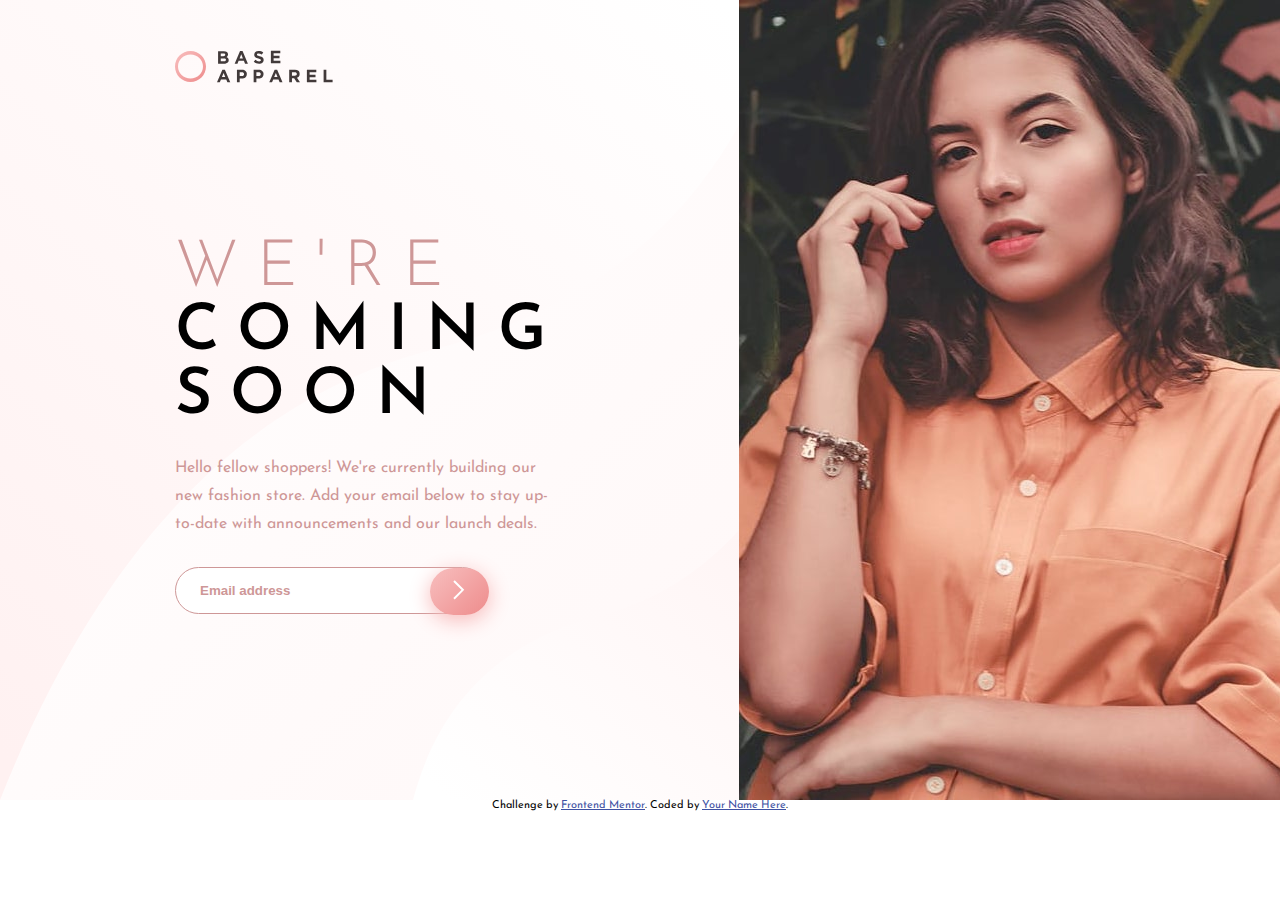
<file: 02-SecondCard/index.html>
<!DOCTYPE html>
<html lang="en">
<head>
  <meta charset="UTF-8">
  <meta name="viewport" content="width=device-width, initial-scale=1.0"> <!-- displays site properly based on user's device -->

  <link rel="icon" type="image/png" sizes="32x32" href="./images/favicon-32x32.png">
  
  <title>Frontend Mentor | Base Apparel coming soon page</title>
  <link href="https://fonts.googleapis.com/css?family=Josefin+Sans&display=swap" rel="stylesheet">
  <link rel="stylesheet" href="style.css">

  <!-- Feel free to remove these styles or customise in your own stylesheet 👍 -->
  <style>
    .attribution { font-size: 11px; text-align: center; }
    .attribution a { color: hsl(228, 45%, 44%); }
  </style>
</head>
<body>
  <div class="container">
    <div class="left">
      <img src="images/logo.svg" alt="logo" class="logo">
      <img src="images/hero-mobile.jpg" alt="hero-mobile" class="mobile-img">
      <h1 class="left-title"> We're <span class="left-title-mod">coming soon</span></h1>
      <p class="left-text">
      Hello fellow shoppers! We're currently building our new fashion store. 
      Add your email below to stay up-to-date with announcements and our launch deals.
      </p>
    
      <form action="" class="left-form">
        <input type="email" class="left-form-input" placeholder="Email address">
        <button class="left-form-button">
          <img src="images/icon-arrow.svg" alt="">
        </button>
      </form>
    </div>
    <div class="right">
      <img src="images/hero-desktop.jpg" alt="hero desktop" class="right-img">
    </div>
  </div>
  <footer>
    <p class="attribution">
      Challenge by <a href="https://www.frontendmentor.io?ref=challenge" target="_blank">Frontend Mentor</a>. 
      Coded by <a href="#">Your Name Here</a>.
    </p>
  </footer>
</body>
</html>
</file>
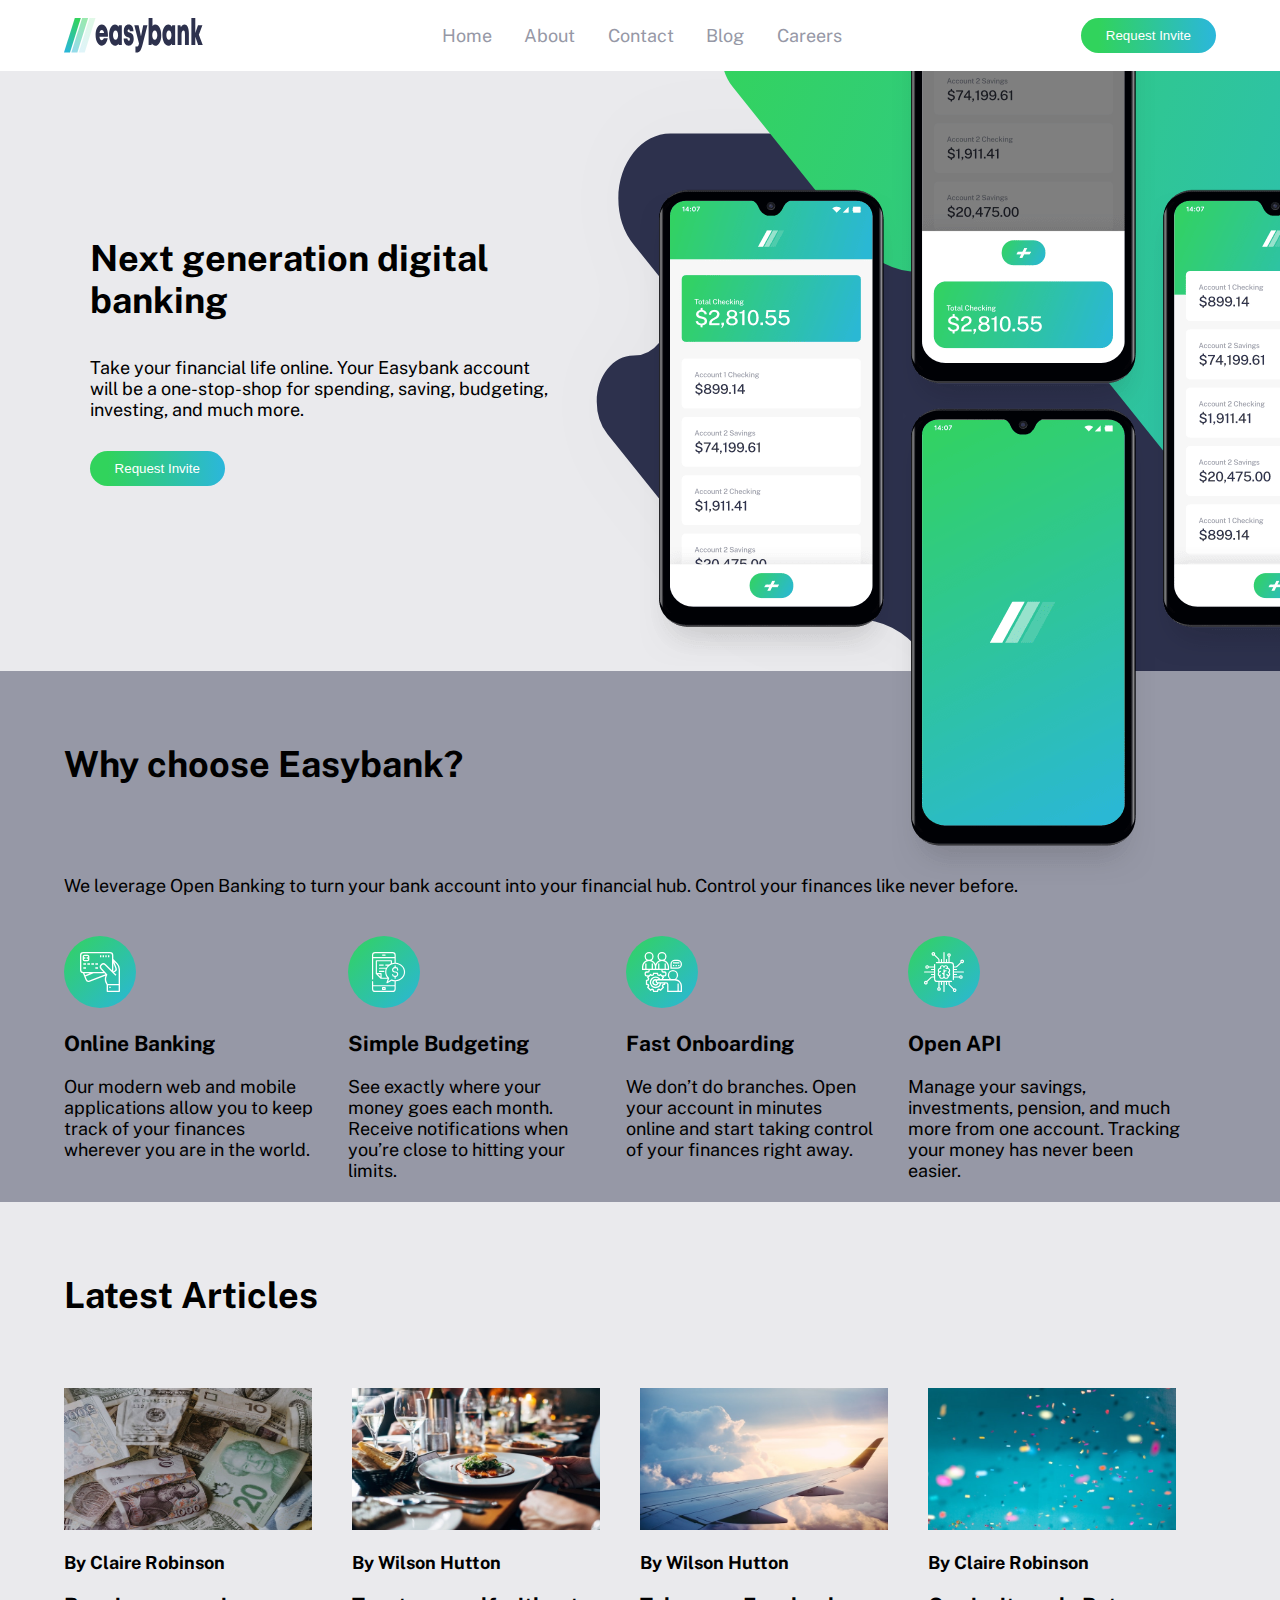
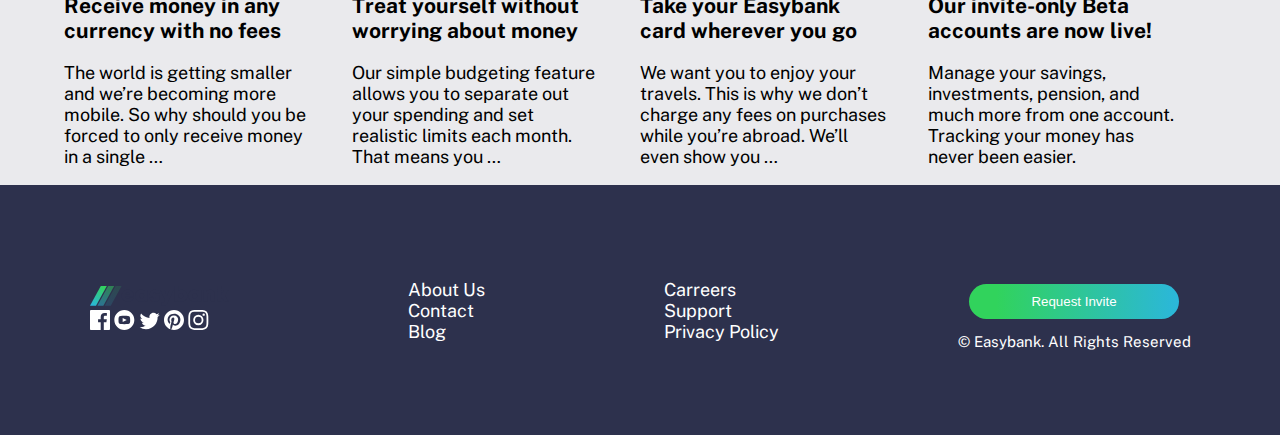
<file: 07-EasybankLanding/index.html>
<!DOCTYPE html>
<html lang="en">
<head>
  <meta charset="UTF-8">
  <meta name="viewport" content="width=device-width, initial-scale=1.0">

  <link rel="icon" type="image/png" sizes="32x32" href="./images/favicon-32x32.png">

  <title>Frontend Mentor | Easybank landing page</title>
  <link href="https://fonts.googleapis.com/css?family=Public+Sans:300,400&display=swap" rel="stylesheet">
  <link rel="stylesheet" href="style.css">

</head>
<body>
<header class="header">
  <img src="images/logo.svg" alt="logo">
  <nav class="header__nav">
    <a href="" class="nav__links">Home</a>
    <a href="" class="nav__links">About</a>
    <a href="" class="nav__links">Contact</a>
    <a href="" class="nav__links">Blog</a>
    <a href="" class="nav__links">Careers</a>
  </nav>
  <button type="" class="btn">Request Invite</button>
</header>
<div class="hero">
  <div class="hero__left">
    <h1 class="hero__left__title margin">
      Next generation digital banking
    </h1>
    <p class="hero__left__text margin">
      Take your financial life online. Your Easybank account will be a one-stop-shop
      for spending, saving, budgeting, investing, and much more.
    </p>
    <button type="" class="btn margin">Request Invite</button>
  </div>
  <div class="hero__right">
    <img src="images/image-mockups.png" alt="" class="hero__right__img">
  </div>
</div>
<main class="main">
  <h1 class="title">Why choose Easybank?</h1>
  <p class="margin main__text">
    We leverage Open Banking to turn your bank account into your financial hub. Control
    your finances like never before.
  </p>
  <div class="main__description margin">
    <div class="main__description__items">
      <img src="images/icon-online.svg" alt="">
      <h3>Online Banking</h3>
      <p>
        Our modern web and mobile applications allow you to keep track of your finances
        wherever you are in the world.
      </p>
    </div>
    <div class="main__description__items">
      <img src="images/icon-budgeting.svg" alt="">
      <h3>Simple Budgeting</h3>
      <p>
        See exactly where your money goes each month. Receive notifications when you’re
        close to hitting your limits.
      </p>
    </div>
    <div class="main__description__items">
      <img src="images/icon-onboarding.svg" alt="">
      <h3>Fast Onboarding</h3>
      <p>
        We don’t do branches. Open your account in minutes online and start taking control
        of your finances right away.</p>
    </div>
    <div class="main__description__items">
      <img src="images/icon-api.svg" alt="">
      <h3>Open API</h3>
      <p>Manage your savings, investments, pension, and much more from one account. Tracking
        your money has never been easier.</p>
    </div>
  </div>
</main>
<section class="articles">
  <h1 class="title">Latest Articles</h1>
  <div class="main__description">
    <div class="section__items">
      <img class="section__img" src="images/image-currency.jpg" alt="">
      <h4>By Claire Robinson</h4>
      <h3>Receive money in any currency with no fees</h3>
      <p>
        The world is getting smaller and we’re becoming more mobile. So why should you be
        forced to only receive money in a single …
      </p>
    </div>
    <div class="section__items">
      <img class="section__img" src="images/image-restaurant.jpg" alt="">
      <h4>By Wilson Hutton</h4>
      <h3>Treat yourself without worrying about money</h3>
      <p>
        Our simple budgeting feature allows you to separate out your spending and set
        realistic limits each month. That means you …
      </p>
    </div>
    <div class="section__items">
      <img class="section__img" src="images/image-plane.jpg" alt="">
      <h4>By Wilson Hutton</h4>
      <h3>Take your Easybank card wherever you go</h3>
      <p>
        We want you to enjoy your travels. This is why we don’t charge any fees on purchases
        while you’re abroad. We’ll even show you …
      </p>
    </div>
    <div class="section__items">
      <img class="section__img" src="images/image-confetti.jpg" alt="">
      <h4>By Claire Robinson</h4>
      <h3>Our invite-only Beta accounts are now live!</h3>
      <p>Manage your savings, investments, pension, and much more from one account. Tracking
        your money has never been easier.</p>
    </div>
  </div>
</section>
<footer class="footer">
  <div>
    <img src="images/logo.svg" alt="">
    <div>
      <img src="images/icon-facebook.svg" alt="">
      <img src="images/icon-youtube.svg" alt="">
      <img src="images/icon-twitter.svg" alt="">
      <img src="images/icon-pinterest.svg" alt="">
      <img src="images/icon-instagram.svg" alt="">
    </div>
  </div>
  <div>
    <ul>
      <li>About Us</li>
      <li>Contact</li>
      <li>Blog</li>
    </ul>
  </div>
  <div>
    <ul>
      <li>Carreers</li>
      <li>Support</li>
      <li>Privacy Policy</li>
    </ul>
  </div>
  <div class="invite">
    <button type="" class="btn margin">Request Invite</button>
    <small>© Easybank. All Rights Reserved</small>
  </div>
</footer>
</body>
</html>
</file>
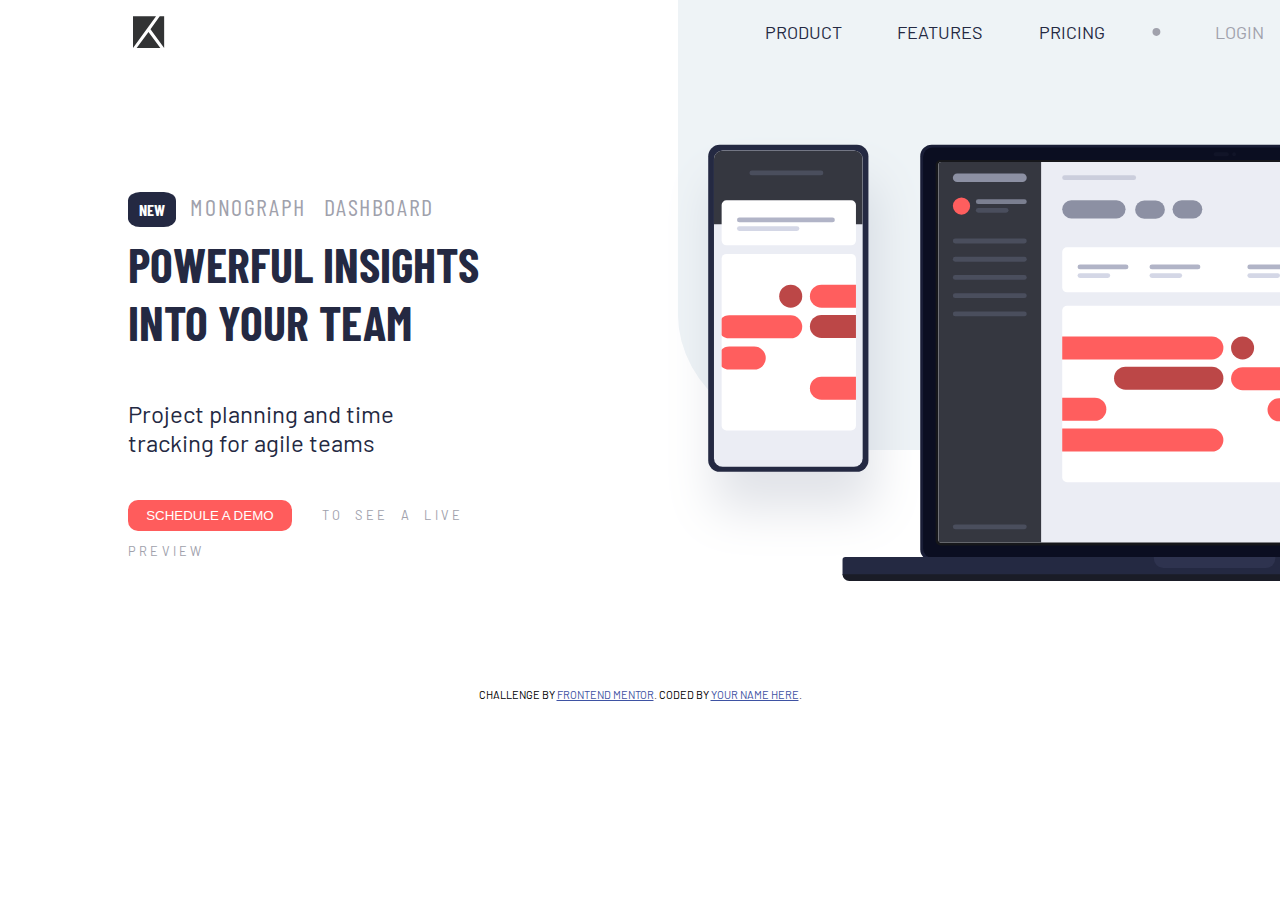
<file: 08-ProjectTracking/index.html>
<!DOCTYPE html>
<html lang="en">
<head>
  <meta charset="UTF-8">
  <meta name="viewport" content="width=device-width, initial-scale=1.0"> <!-- displays site properly based on user's device -->

  <link rel="icon" type="image/png" sizes="32x32" href="./images/favicon-32x32.png">
  <link href="https://fonts.googleapis.com/css?family=Barlow|Barlow+Condensed:400,700&display=swap" rel="stylesheet">
  <link rel="stylesheet" href="style.css">
  <title>Frontend Mentor | Project tracking intro component</title>

  <!-- Feel free to remove these styles or customise in your own stylesheet 👍 -->
  <style>
    .attribution { font-size: 11px; text-align: center; }
    .attribution a { color: hsl(228, 45%, 44%); }
  </style>
</head>
<body>
<div class="container">
  <nav class="navbar">
    <img src="images/logo.svg" alt="" class="logo">
    <ul class="nav__list">
      <li class="nav__list__item"><a href="">Product</a></li>
      <li class="nav__list__item"><a href="">Features</a></li>
      <li class="nav__list__item"><a href="">Pricing</a></li>
      <li class="nav__list__item"><a href="">Login</a> </li>
    </ul>
    <img src="images/icon-hamburger.svg" alt="" class="nav__menu">
  </nav>
<div class="section">
  <div class="images">
    <img src="images/illustration-devices.svg" alt="devices" class="devices">
  </div>
  <main class="main">
    <header>
      <span class="header__subtitle--important">New</span>
      <span class="header__subtitle">Monograph Dashboard</span>
      <h1 class="header__title">Powerful insights into your team</h1>
    </header>
    <p class="main__text">
      Project planning and time tracking for agile teams
    </p>
    <div>
      <button class="main__btn">Schedule a demo</button>
      <span class="main__tag">to see a live preview</span>
    </div> 
</div> 
  </main>
  
  <footer>
    <p class="attribution">
      Challenge by <a href="https://www.frontendmentor.io?ref=challenge" target="_blank">Frontend Mentor</a>. 
      Coded by <a href="#">Your Name Here</a>.
    </p>
  </footer>
</div>
</body>
</html>
</file>
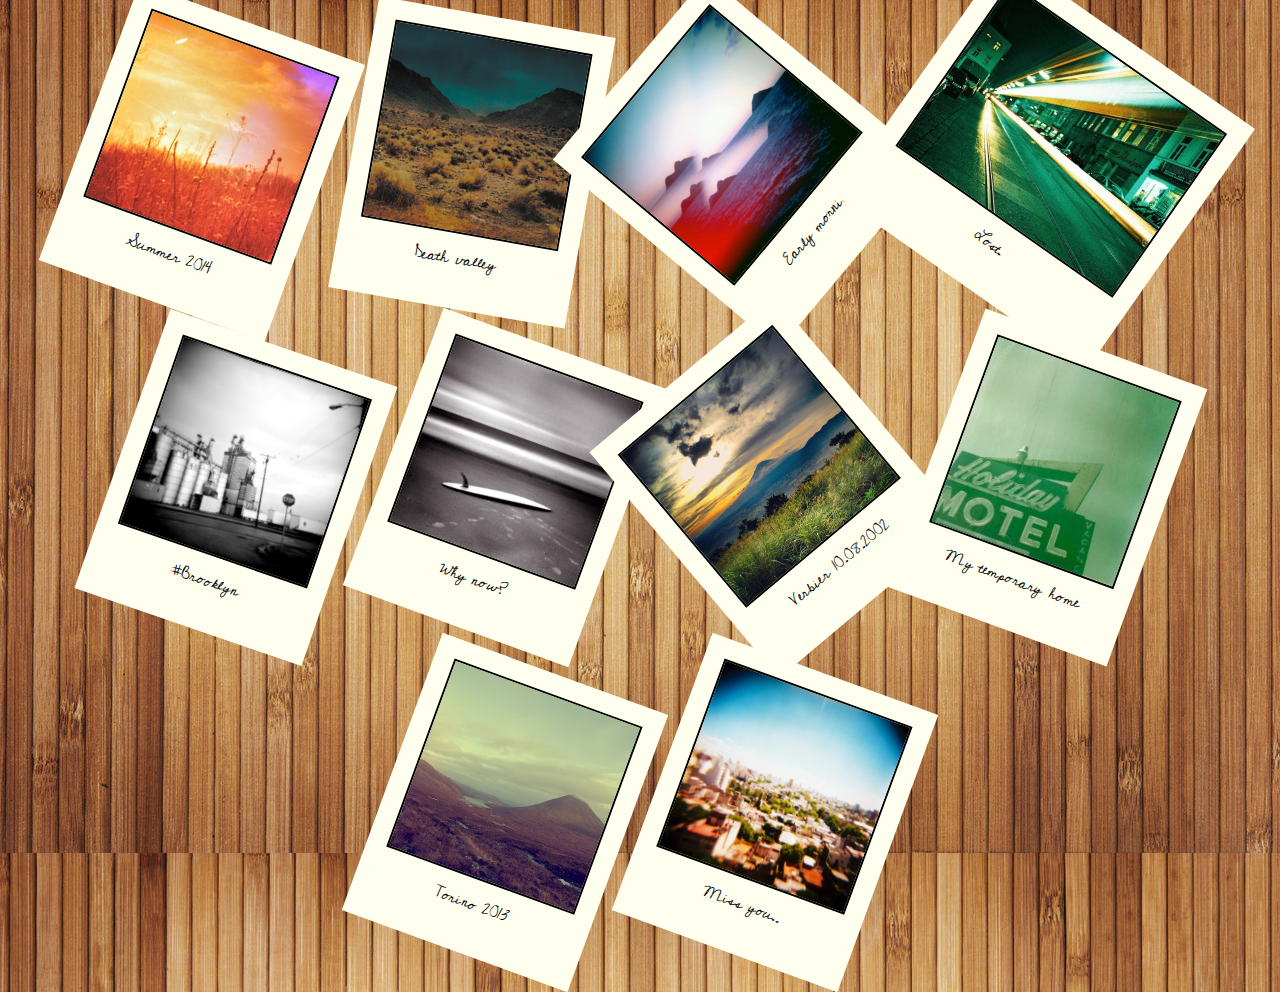
<file: 09-Polaroid/index.html>
<!DOCTYPE html>
<html lang="en">
<head>
    <meta charset="UTF-8">
    <meta name="viewport" content="width=device-width, initial-scale=1.0">
    <title>Polaroid</title>
    <link rel="stylesheet" href="style2.css">
    <link href='https://fonts.googleapis.com/css?family=Cedarville+Cursive' rel='stylesheet' type='text/css'>
    <!-- <link rel="stylesheet" href="style.css"> -->
</head>
<body>
    <!-- figure*10.pic$>img[src=img/pic$.jpg]+figcaption -->
    <main class="gallery">
        <figure class="pic pic1">
            <img src="img/pic1.jpg" alt="Summer 2014">
            <figcaption>Summer 2014</figcaption>
        </figure>
        <figure class="pic pic2">
            <img src="img/pic2.jpg" alt="Death valley">
            <figcaption>Death valley</figcaption>
        </figure>
        <figure class="pic pic3">
            <img src="img/pic3.jpg" alt="Early morning">
            <figcaption>Early morning</figcaption>
        </figure>
        <figure class="pic pic4">
            <img src="img/pic4.jpg" alt="Lost.">
            <figcaption>Lost.</figcaption>
        </figure>
        <figure class="pic pic5">
            <img src="img/pic5.jpg" alt="#Brooklyn">
            <figcaption>#Brooklyn</figcaption>
        </figure>
        <figure class="pic pic6">
            <img src="img/pic6.jpg" alt="Why now?">
            <figcaption>Why now?</figcaption>
        </figure>
        <figure class="pic pic7">
            <img src="img/pic7.png" alt="Verbier 10.08.2002">
            <figcaption>Verbier 10.08.2002</figcaption>
        </figure>
        <figure class="pic pic8">
            <img src="img/pic8.jpg" alt="My temporary home">
            <figcaption>My temporary home</figcaption>
        </figure>
        <figure class="pic pic9">
            <img src="img/pic9.jpg" alt="Torino 2013">
            <figcaption>Torino 2013</figcaption>
        </figure>
        <figure class="pic pic10">
            <img src="img/pic10.jpg" alt="Miss you..">
            <figcaption>Miss you..</figcaption>
        </figure>
    </main>
</body>
</html>
</file>
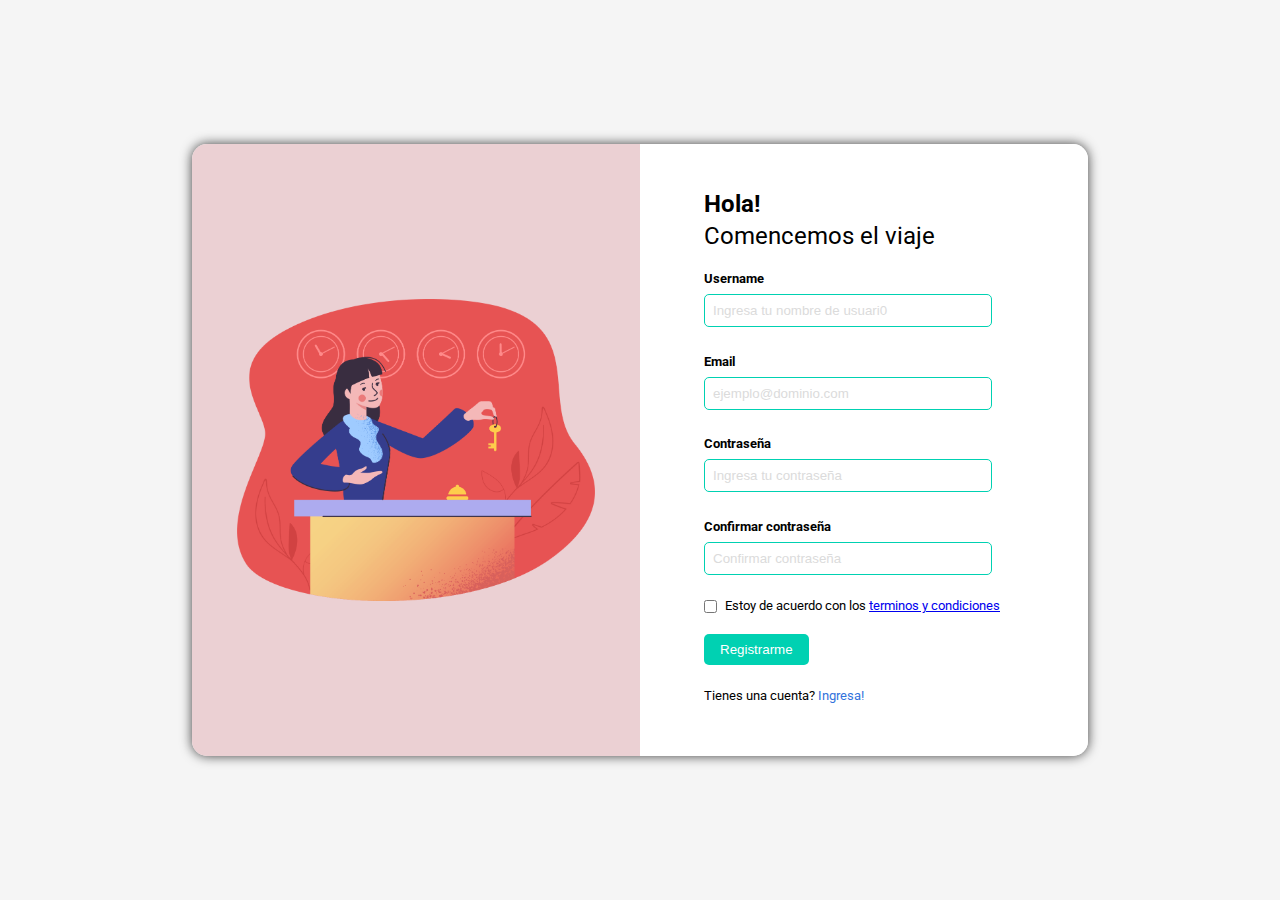
<file: 11-Formularios/index.html>
<!DOCTYPE html>
<html lang="es">
  <head>
    <meta charset="UTF-8" />
    <meta name="viewport" content="width=device-width, initial-scale=1.0" />
    <meta http-equiv="X-UA-Compatible" content="ie=edge" />
    <title>Document</title>
    <link rel="stylesheet" href="styles/style.css" />
    <link
      href="https://fonts.googleapis.com/css?family=Roboto:400,500,700&display=swap"
      rel="stylesheet"
    />
  </head>
  <body>
    <main>
      <div class="container">
        <div class="container__image container__image--rosa">
          <img
            src="images/registro.png"
            alt="registro"
            class="image image--rosa"
          />
        </div>
        <div class="container__main">
          <h1 class="container__main__title">Hola!</h1>
          <h2 class="container__main__subtitle">Comencemos el viaje</h2>
          <form action="" class="container__main__form">
            <label class="label" for="username">Username</label>
            <input
              class="input"
              type="text"
              id="username"
              placeholder="Ingresa tu nombre de usuari0"
            />
            <label class="label" for="email">Email</label>
            <input
              class="input"
              type="email"
              id="email"
              placeholder="ejemplo@dominio.com"
            />
            <label class="label" for="password">Contraseña</label>
            <input
              class="input"
              type="password"
              id="password"
              placeholder="Ingresa tu contraseña"
            />
            <label class="label" for="confirm">Confirmar contraseña</label>
            <input
              class="input"
              type="password"
              id="confirm"
              placeholder="Confirmar contraseña"
            />
            <div class="form__checkbox">
              <input
                type="checkbox"
                name=""
                id="checkbox"
                class="form__checkbox__input"
              />
              <label class="label__checkbox" for="chekbox"
                >Estoy de acuerdo con los
                <a href="#">terminos y condiciones</a></label
              >
            </div>
            <input
              type="submit"
              value="Registrarme"
              id=""
              class="input__submit"
            />
          </form>
          <p class="cuenta">
            Tienes una cuenta? <a href="login.html" target="_blank">Ingresa!</a>
          </p>
        </div>
      </div>
    </main>
  </body>
</html>
</file>
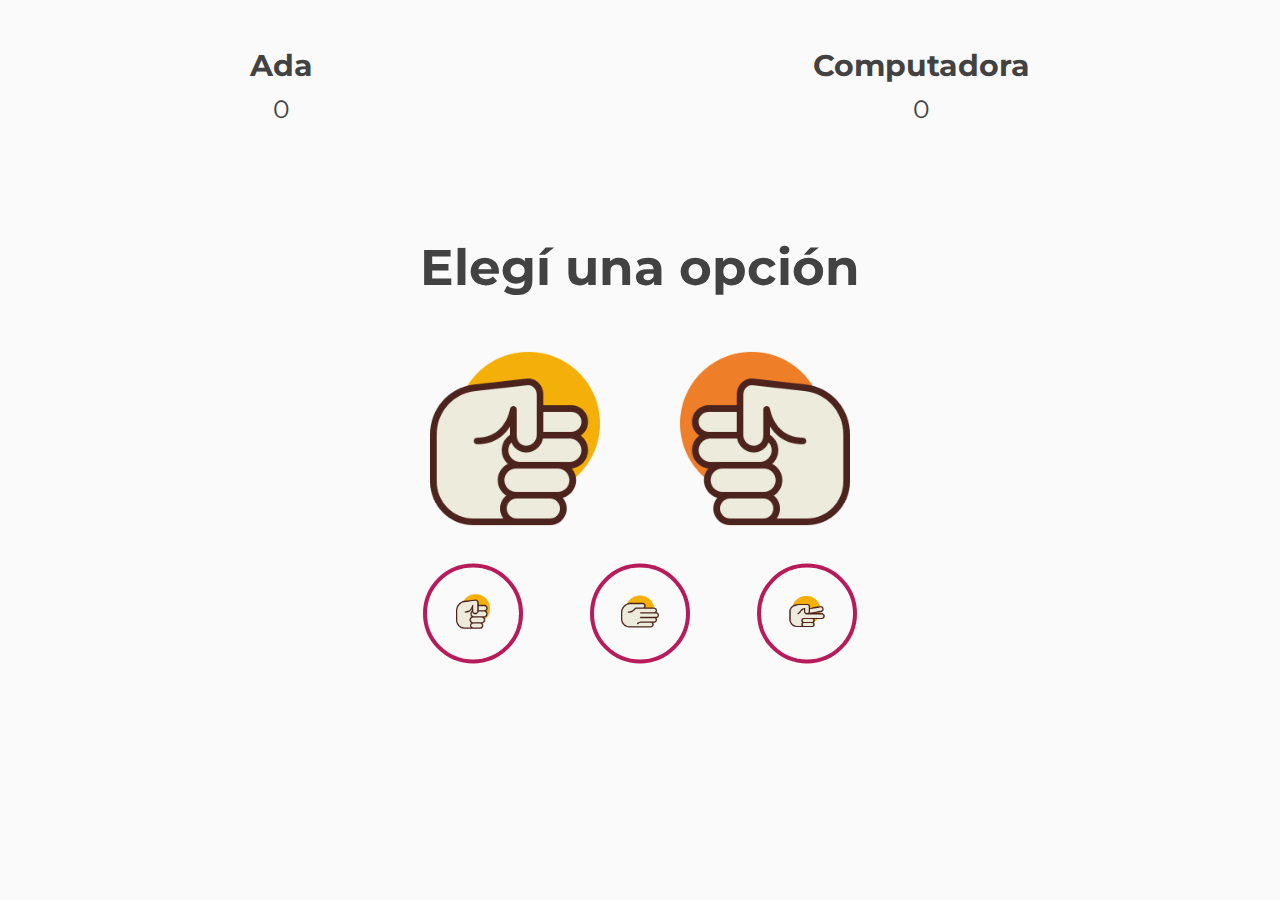
<file: piedraPapelTijera-JS/index.html>
<!DOCTYPE html>
<html lang="en">
  <head>
    <meta charset="UTF-8" />
    <meta name="viewport" content="width=device-width, initial-scale=1.0" />
    <meta http-equiv="X-UA-Compatible" content="ie=edge" />
    <link rel="stylesheet" href="./style.css?v=1" />
    <title>Ada | Piedra, papel o tijera</title>
  </head>

  <body>
    <section class="principal">
      <div class="puntajes">
        <div class="puntaje-usuaria">
          <h2>Ada</h2>
          <p>0</p>
        </div>

        <div class="puntaje-computadora">
          <h2>Computadora</h2>
          <p>0</p>
        </div>
      </div>

      <div class="tablero">
        <h2 class="resultado">Elegí una opción</h2>

        <div class="manos">
          <img
            class="mano-usuaria"
            src="./assets/piedra_ada.png"
            alt="Opción elegida por usuario"
          />
          <img
            class="mano-computadora"
            src="./assets/piedra_computadora.png"
            alt="Opción elegida por computadora"
          />
        </div>

        <div class="opciones">
          <button class="piedra">
            <img
              class="mano-usuaria"
              src="./assets/piedra_ada.png"
              alt="Elegir piedra"
            />
          </button>
          <button class="papel">
            <img
              class="mano-usuaria"
              src="./assets/papel_ada.png"
              alt="Elegir papel"
            />
          </button>
          <button class="tijera">
            <img
 class="mano-usuaria"
              src="./assets/tijera_ada.png"
              alt="Elegir tijera"
            />
          </button>
        </div>
      </div>
    </section>

    <script src="app.js"></script>
  </body>
</html>
</file>
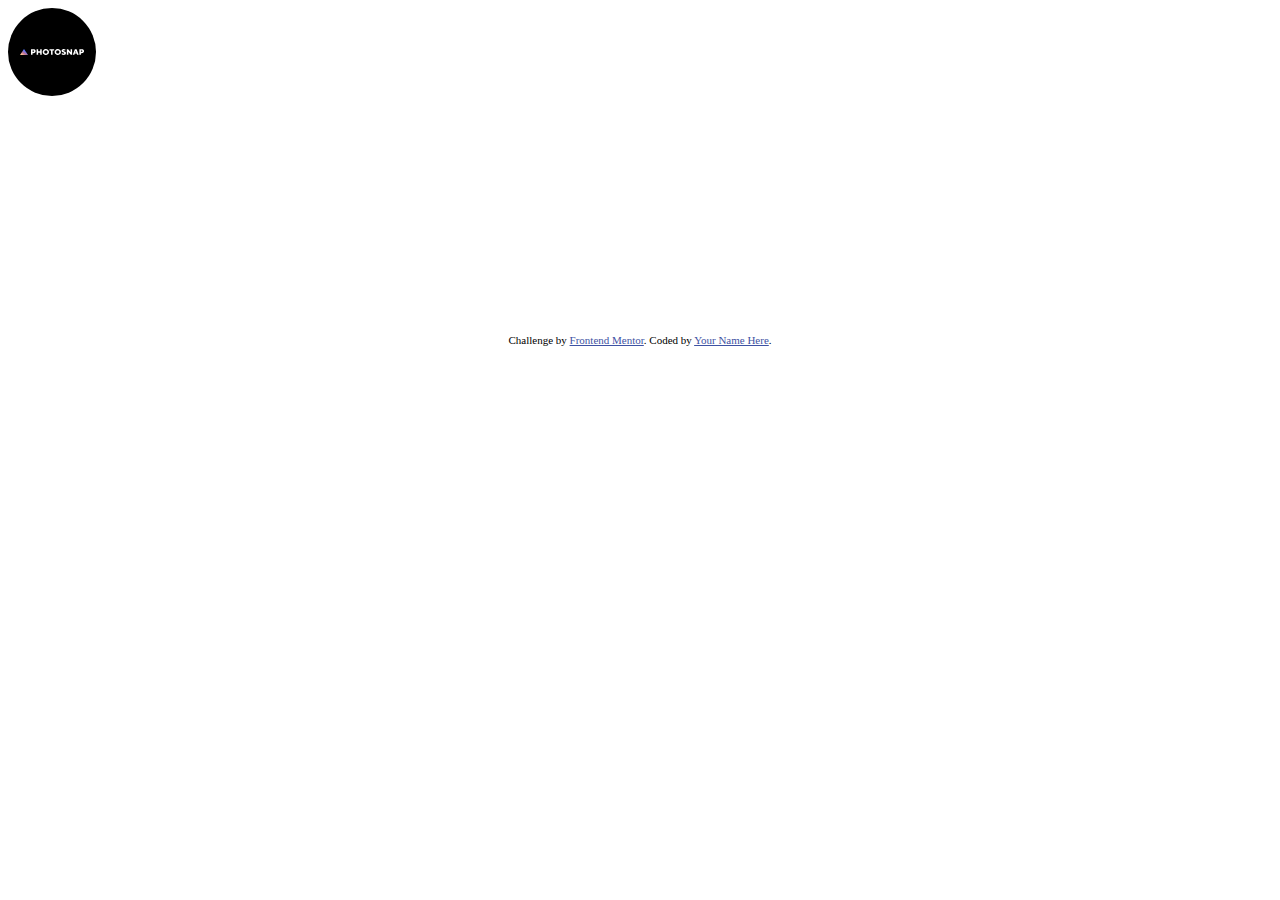
<file: 10-Filter/miResolucion/index.html>
<!DOCTYPE html>
<html lang="en">
<head>
  <meta charset="UTF-8">
  <meta name="viewport" content="width=device-width, initial-scale=1.0"> <!-- displays site properly based on user's device -->

  <link rel="icon" type="image/png" sizes="32x32" href="./images/favicon-32x32.png">
  
  <title>Frontend Mentor | Job Listings</title>
  <link rel="stylesheet" href="styles/style.css">
  <!-- Feel free to remove these styles or customise in your own stylesheet 👍 -->
  <style>
    .attribution { font-size: 11px; text-align: center; }
    .attribution a { color: hsl(228, 45%, 44%); }
  </style>

</head>
<body>
  <header></header>
  <!-- Item Start -->
  <main>

  <div class="card card--selected">
    <div class="card__column card__column--left">
      <img src="images/photosnap.svg" alt="Photosnap" class="card__img">
      <div class="card__info">
        <h2 class="card__subtitle">
          <span class="card__subtitle__texts">Photosnap</span> 
          <span class="badge badge--primary">New!</span>
          <span class="badge badge--black">Featured</span>
        </h2>
        <h2 class="card__title">
          Senior Frontend Developer
        </h2>
        <div class="card__detail">
          <p class="card__detail__item">1d ago</p>
          <p class="card__detail__item">Full Time</p>
          <p class="card__detail__item">USA only</p>
        </div>
      </div>
    </div>
    <div class="card__column card__column--rigth">
      <span class="card__tag">Frontend</span>
      <span class="card__tag">Senior</span>
      <span class="card__tag">HTML</span>
      <span class="card__tag">CSS</span>
      <span class="card__tag">JavaScript</span>
    </div>
  </div>
</main>
  <div class="attribution">
    Challenge by <a href="https://www.frontendmentor.io?ref=challenge" target="_blank">Frontend Mentor</a>. 
    Coded by <a href="#">Your Name Here</a>.
  </div>
</body>
</html>
</file>
<file: 02-SecondCard/style.css>
*{
    margin: 0;
    padding: 0;
    box-sizing: border-box;
}

body{
    font-family: 'Josefin Sans', sans-serif; 
    overflow-x: hidden; 
}

/* 
    flex para dividir en dos
    magin en auto para centrar
*/
.container{
    width: 100%;
    display: flex;
    margin: auto;
    background: linear-gradient(135deg,hsl(0, 0%, 100%),hsl(0, 100%, 98%));
}

.left{
    height: 800px;
    padding: 0 175px;
    background-image: url(./images/bg-pattern-desktop.svg);
    background-repeat: no-repeat;
}

.logo{
    margin-top: 50px;
}
.mobile-img{
    display: none;
}

.left-title{
    margin-top: 150px;
    font-size: 64px;
    text-transform: uppercase;
    color: hsl(0, 36%, 70%);
    font-weight: 300;
    letter-spacing: 18px;
}

.left-title-mod{
    color: black;
    font-weight: 600;
}

.left-text{
    margin-top: 25px;
    color: hsl(0, 36%, 70%);
    font-size: 16px;
    line-height: 28px;
}

.left-form{
    position: relative;
    margin-top: 25px;
}

.left-form-input{
    width: 80%;
    border: 1px solid hsl(0, 36%, 70%);
    border-radius: 30px;
    padding: 15px 0 15px 24px;
}

.left-form-input::placeholder{
    color: hsl(0, 36%, 70%);
    font-weight: 600;
}

.left-form-button{
    position: relative;
    right: 61px;
    top: 5px;
    width: 15%;
    height: 47px;
    cursor: pointer;
    border: none;
    border-radius: 30px;
    background: linear-gradient(135deg, hsl(0, 80%, 86%), hsl(0, 74%, 74%));
    box-shadow: 0 5px 20px 1px hsl(0, 80%, 86%);
}

.left-form-button:hover{
    box-shadow: 0 5px 20px 2px hsl(0, 93%, 68%);
    /* height: 55px;
    width: 105px; */
}
.right{
    height: 800px;
}

.right-img{
    height: 100%;
}
@media screen and (max-width:480px){
    .logo{
        margin: 5px;
    }
    .mobile-img{
        display: block;
        width: 100%
    }
    .right{
        display: none;
    }
    .left{
        padding: 0;
    }
    .left-title{
        margin-top: 50px;
        font-size: 48px;
        text-align: center;
    }
    .left-text{
        margin: 15px 10px;
        text-align: center;
    }
    .left-form{
        margin: 10% 15%;
    }
    .left-form-input{
        width: 100%;
    }
    .left-form-button {
        position: absolute;
        right: -8px;
        top: 0;
    }

}
</file>
<file: 07-EasybankLanding/style.css>
:root{
  --dark-blue: hsl(233, 26%, 24%);
  --green: rgb(49, 211, 92);
  --cyan: rgb(43, 183, 218);
  --grey-blue: hsl(233, 8%, 62%);
  --light-grey-blue: hsl(220, 16%, 96%);
  --light-grey: hsl(0, 0%, 98%);
  --white: hsl(0, 0%, 100%);
}
.attribution {
  font-size: 11px;
  text-align: center;
}

.attribution a {
  color: hsl(228, 45%, 44%);
}
*{
  margin: 0;
  padding: 0;
  box-sizing: border-box;
  outline: none;
}
body{
  font-size: 18px;
  font-family: 'Public Sans', sans-serif;
  overflow-x: hidden;
  /* background-color: var(--white); */
}
.margin{
  margin: 1em 5%;
}
.header{
  padding: 1em 5%;
  display: flex;
  justify-content: space-between;
  background-color: var(--white);
  z-index: 2;
}
.header__nav{
  width: 400px;
  display: flex;
  align-items: center;
  justify-content: space-between;
}
.nav__links{
  text-decoration: none;
  color: var(--grey-blue);
}
.btn{
  color: var(--white);
  border: none;
  border-radius: 20px;
  background: linear-gradient(90deg, rgba(49,211,92,1) 13%, rgba(43,183,218,1) 99%);
  padding: 10px 25px;
}
.hero{
  position: relative;
  width: 100%;
  display: flex;
  background-color: hsla(233, 8%, 62%, .2);
  height: 600px;
  background-image: url(./images/bg-intro-desktop.svg);
  background-repeat: no-repeat;
  background-size: 90% 195%;
  background-position: 29.5em;
  padding: 0; 
  z-index: -1;
}
.hero__left, .hero__right{
  width: 50%;
}
.hero__left{
  padding: 130px 5%;
}

.hero__right__img{
  position: relative;
  top: -125px;
  /* z-index: -1; */
}
.main{
  background-color: var(--grey-blue);
  position: relative;
  z-index: -4;
}
.main__description{
  display: flex;
  margin: 1em 5% 0 5%;
}
.main__description__items{
  margin: 0.7em 1.4em 0.7em 0;
}
.title{
  padding: 2em 1em 1em 5%;
}
.main__text{
  padding: 2em 0 0 0;
}
.main__description__items p{
  padding: 0.5em 0.5em 0.5em 0;
}
.main__description__items img{
  padding: 0.5em 0.5em 0.5em 0;;
}
.main__description__items h3{
  padding: 0.5em 0.5em 0.5em 0;
}
section{
  background-color: hsla(233, 8%, 62%, .2);
}
.section__items{
  width: 40%;
  padding: 0.5em 1.7em 0.5em 0
}
.section__img{
  width: 100%;
  max-height: 160px;
}
.section__items img{
  padding: 0.5em 0.5em 0.5em 0;
}
.section__items h4{
  padding: 0.5em 0.5em 0.5em 0;
}
.section__items h3{
  padding: 0.5em 0.5em 0.5em 0;
}
.section__items p{
  padding: 0.5em 0.5em 0.5em 0;
}
.footer{
  height: 250px;
  color: white;
  display: flex;
  align-items: center;
  justify-content: space-around;
  background-color: var(--dark-blue);
}
.footer ul{
  list-style: none;
}
.invite{
  display: flex;
  flex-direction: column;
}
</file>
<file: 08-ProjectTracking/style.css>
:root{
    --red: hsl(0, 100%, 68%);
    --Very-dark-blue: hsl(230, 29%, 20%);
    --dark-grayish-blue: hsl(230, 11%, 40%);
    --grayish-blue: hsl(231, 7%, 65%);
    --light-grayish-blue: hsl(207, 33%, 95%);

}
*{
    margin: 0;
    padding: 0;
    box-sizing: border-box;
}
body{
    font-size: 18px;
    font-family: 'Barlow', sans-serif;
    text-transform: uppercase;
    overflow-x: hidden;
}
body::after{
    content: "";
    background-color: var(--light-grayish-blue);
    height: 60vh;
    width: 50vw;
    position: absolute;
    top: 0;
    right: 0;
    border-bottom-left-radius: 30%;
    z-index: -2;
}
.navbar{
    display: flex;
    justify-content: space-between;
    align-items: center;
    padding: 1rem;
}
/* .logo{

} */
.nav__list{
    display: none;
}
/* .nav__list__item{

}
.nav__menu{

}
.main{

} */
.images{
    height: 70%;
    margin: 0 0 5em 0;
}
.devices{
    width: 150%;
}
.main{
    /* display: flex;
    flex-direction: column; */
    margin: 0 0 0 10%;
}
.header__subtitle{
    font-family: 'Barlow Condensed', Arial, Helvetica, sans-serif;
    font-size: 1rem;
    color: var(--grayish-blue);
    letter-spacing: 0.1rem;
}
.header__subtitle--important{
    font-size: 1rem;
    font-weight: 700;
    font-family: 'Barlow Condensed', Arial, Helvetica, sans-serif;
    color: white;
    background-color: var(--Very-dark-blue);
    border: none;
    border-radius: 25%;
    padding: 0.5em 0.7em;
    margin-right: 10px;
   
}
.header__title{
    font-family: 'Barlow Condensed', Arial, Helvetica, sans-serif;
    color: var(--Very-dark-blue);
    margin: 1em 0;

}
.main__text{
    text-transform: lowercase;
    text-transform: initial;
    color: var(--Very-dark-blue);
    margin-bottom: 0.5em;
}
.main__btn{
    color: white;
    background-color: var(--red);
    border: none;
    border-radius: 10px;
    padding: 0.6em;
    margin: 0.5em 0;
    width: 40%;
    text-transform: uppercase;
}
.main__tag{
    color: var(--grayish-blue);
    font-size: 0.7rem;
    letter-spacing: 0.2rem;
}

@media screen and (min-width: 480px){
    .container{
        width: 100%;
        /* margin: 0 auto; */
    }
    .section{
        display: flex;
        flex-direction: row-reverse;
        width: 100%;
        /* overflow-x: hidden; */
    }
    .nav__menu{
        display: none;
    }
    .nav__list{
        width: 40%;
        display: flex;
        list-style: none;
        justify-content: space-between;      
        }
    body::after{
        height: 50vh;
        width: 47vw;

    }
    .main{
        margin: 10%;
        width: 50%;
    }
    .nav__list__item a {
        text-decoration: none;
        color: var(--Very-dark-blue);
    }
    .nav__list{
        position: relative;
    }

    .nav__list__item:last-of-type a {
       color: var(--grayish-blue);
       margin-left: 55px;
    }
    .nav__list__item:last-of-type a::before{
        content: "\00B7";
        font-size: 70px;
        position: absolute;
        right: 100px;
        bottom: -22px;
    }

    .logo {
        margin-left: 6.5em;
    }
    .devices{
        margin-top: 4em;
    }
    .header__title{
        font-size: 3rem;
        margin-top: 0.3em; 
        width: 90%;
    }
    .header__subtitle{
        font-size: 1.5rem;
        word-spacing: 0.5em;
    }

    .main__text{
        font-size: 1.5rem;
        width:80%;
        margin-top: 1.5;
        margin-bottom: 1.5em;
    }
    .main__btn{
        margin-right: 2em;
        text-transform: uppercase;
    }
    .main__tag{
        font-size: 0.8rem;
        word-spacing: 0.5em;
    }

    
 

}
</file>
<file: 09-Polaroid/style2.css>
* {
    padding: 0;
    margin: 0;
    box-sizing: border-box;
  }
body{
    background: url(img/bg.jpg);
    font-family: 'Cedarville Cursive', cursive;

} 
.gallery{
    width: 90%;
    margin:auto;
    display: flex;
    flex-wrap: wrap;
    justify-content: center;

}
.pic{
    margin: 15px;
    padding: 20px 20px 35px 20px;
    background-color: ivory;
    transition: 0.4s;
}
.pic:hover{
    transform: scale(1.5);
    z-index: 15;
}
.pic img{
    height: 200px;
    object-fit: cover;
    border: 2px solid black;

}
figcaption{
    text-align: center;
}
.pic1{
    transform: rotate(20deg);
    z-index: 1;
}
.pic1:hover{
    filter: contrast(50%);
    transform: scale(1.5);
}
.pic2{
    transform: rotate(10deg);
    z-index: 2;
}
.pic2:hover{
    filter: blur(5px);
    transform: scale(1.5);
}
.pic3{
    transform: rotate(-50deg);
    z-index: 3;
}
.pic3:hover{
    filter: brightness(0.7);
    transform: scale(1.5);
}
.pic4{
    transform: rotate(35deg);
    z-index: 4;
}
.pic4:hover{
    filter: grayscale(50%);
    transform: scale(1.5);
}
.pic5{
    transform: rotate(19deg);
    z-index: 5;
}
.pic5:hover{
    filter: sepia(80%);
    transform: scale(1.5);
}
.pic6{
    transform: rotate(20deg);
    z-index: 6;
}
.pic6:hover{
    filter: opacity(20%);
    transform: scale(1.5);
}
.pic7{
    transform: rotate(-40deg);
    z-index: 7;
}
.pic7:hover{
    filter: drop-shadow(16px 16px 20px pink );
    transform: scale(1.5);
}
.pic8{
    transform: rotate(20deg);
    z-index: 8;
}
.pic8:hover{
    filter: grayscale(30%);
    transform: scale(1.5);
}
.pic9{
    transform: rotate(20deg);
    z-index: 8;
}
.pic9:hover{
    filter: drop-shadow(16px 16px 20px pink );
    transform: scale(1.5);
}
.pic10{
    transform: rotate(20deg);
    z-index: 11;
}
.pic10:hover{
    filter: sepia(30%);
    transform: scale(1.5);
}
</file>
<file: 09-Polaroid/style.css>
* {
  padding: 0;
  margin: 0;
  box-sizing: border-box;
}
body {
  background-image: url("img/bg.jpg");
  font-family: 'Cedarville Cursive', cursive;
}

.gallery {
  width: 80%;
  margin: auto;
  display: flex;
  flex-wrap: wrap;
  justify-content: center;
  text-align: center;
}

.pic {
  font-size: 15px;
  padding: 10px;
  margin: 10px;
  background-color: white;
  box-shadow: 1px 2px 3px black;
  transition: 0.3s;
}

img {
  height: 300px;
}

.pic:hover {
  box-shadow: 5px 10px 100px black;
  transform: scale(1.5);
  z-index: 20;
}

.pic1 {
  transform: rotate(-10deg);
  z-index: 1;
  filter: grayscale();
}

.pic2 {
  transform: rotate(15deg);
  z-index: 2;
  
}

.pic3 {
  transform: rotate(-25deg);
  z-index: 1;
}

.pic4 {
  transform: rotate(5deg);
  z-index: 1;
}

.pic5 {
  transform: rotate(5deg);
  z-index: 1;
}

.pic6 {
  transform: rotate(-8deg);
  z-index: 1;
}

.pic7 {
  transform: rotate(2deg);
  z-index: 1;
}

.pic8 {
  transform: rotate(-13deg);
  z-index: 1;
}

.pic9 {
  transform: rotate(-7deg);
  z-index: 1;
}

.pic10 {
  transform: rotate(2deg);
  z-index: 1;
}
.pic11 {
  transform: rotate(-3deg);
  z-index: 1;
}
</file>
<file: 11-Formularios/styles/style.css>
*{margin:0;padding:0;box-sizing:border-box}.container__image{width:50%;display:flex;justify-content:center;align-items:center}.container__image--rosa{background-color:#ebd0d3}.container__image--verde{background-color:#00d1b2}.image{width:80%}.container__main{width:50%;padding:3rem 4rem;background-color:#fff}.container__main__form{display:flex;flex-direction:column;align-items:flex-start}.container__main__form .label{padding:.2rem 0;font-weight:bold;font-size:.8rem}.container__main__form .form__checkbox{padding:0 0 1rem;font-size:.8rem;display:flex;align-items:center}.container__main__form .form__checkbox__input{margin-right:.5rem}.container__main__form .input{display:block;width:90%;padding:.5rem;border:1px solid #dbdbdb;border-radius:5px;margin:0 0 1.2rem}.container__main__form .input::placeholder{color:#dbdbdb}.container__main__form .input:hover{border:1px solid #b5b5b5;outline:none}.container__main__form .input:focus{color:#3273dc}.container__main__form .input:invalid{color:red;outline:none;border:1px solid red}.container__main__form .input:valid{color:#00d1b2;border:1px solid #00d1b2}.container__main__title{font-size:1.5rem;font-weight:bold}.container__main__subtitle{font-size:1.5rem;font-weight:400;margin:.5rem 0 1rem 0}.container__main .input__submit{color:#fff;margin-top:.5rem;padding:.5rem 1rem;border:none;border-radius:5px;background-color:#00d1b2;margin:0 0 1.2rem}.container__main .cuenta{font-size:.8rem}.container__main .cuenta a{text-decoration:none;color:#3273dc}.container__main .cuenta a:hover{color:#363636}.container{width:70vw;display:flex;border:none;border-radius:15px;box-shadow:0px 0px 12px 0px rgba(0,0,0,.75);margin:150px auto;overflow:hidden}main{height:100vh;display:flex;align-items:center;justify-content:center}body{font-family:Roboto,BlinkMacSystemFont,-apple-system,"Segoe UI",Roboto,Oxygen,Ubuntu,Cantarell,"Fira Sans","Droid Sans","Helvetica Neue",Helvetica,Arial,sans-serif;font-size:16px;line-height:24px;background-color:#f5f5f5}/*# sourceMappingURL=style.css.map */
</file>
<file: piedraPapelTijera-JS/style.css>
@import url('https://fonts.googleapis.com/css2?family=Montserrat:wght@300;900&display=swap');

* {
  margin: 0;
  padding: 0;
  box-sizing: border-box;
}

body {
  font-family: 'Montserrat';
  color: #424242;
}

section {
  height: 100vh;
  background-color: #fafafa;
}

.puntajes {
  height: 20vh;
  display: flex;
  justify-content: space-around;
  align-items: center;
}

.puntajes h2 {
  font-size: 30px;
}

.puntajes p {
  text-align: center;
  padding: 10px;
  font-size: 25px;
}

.tablero button {
  width: 100px;
  height: 100px;
  font-size: 20px;
  border-style: solid;
  border-width: 4px;
  border-color: #b71b59;
  border-radius: 50%;
  cursor: pointer;
  -webkit-transition: all 0.3s;
  -o-transition: all 0.3s;
  transition: all 0.3s;
  background-color: #fafafa;
}

.tablero button:hover {
  background-color: #b71b59;
  border-color: #b71b59;
}

.tablero button:focus {
  outline: 0;
}

.tablero button img {
  height: 50px;
}

.tablero {
  position: absolute;
  top: 50%;
  left: 50%;
  transform: translate(-50%, -50%);
  transition: opacity 0.5s ease 0.5s;
}

.resultado {
  text-align: center;
  font-size: 50px;
  margin-bottom: 1rem;
}

.manos img {
  width: 250px;
}

.manos,
.opciones {
  display: flex;
  justify-content: space-around;
  align-items: center;
}

.jugando .manos img {
  animation: shake 2s ease;
}

@media only screen and (max-width: 768px) {
  .manos img {
    width: 150px;
  }

  .puntajes h2 {
    font-size: 18px;
  }

  .resultado {
    font-size: 28px;
  }

  .tablero button {
    width: 80px;
    height: 80px;
  }

  .tablero button img {
    height: 40px;
  }
}

@keyframes shake {
  0% {
    transform: translateY(0px);
  }
  15% {
    transform: translateY(-25px);
  }
  25% {
    transform: translateY(0px);
  }
  35% {
    transform: translateY(-25px);
  }
  50% {
    transform: translateY(0px);
  }
  65% {
    transform: translateY(-25px);
  }
  75% {
    transform: translateY(0px);
  }
  85% {
    transform: translateY(-25px);
  }
  100% {
    transform: translateY(0px);
  }
}
</file>
<file: 10-Filter/miResolucion/styles/style.css>
.card {
  font-size: 16px;
  color: #fff;
}

/*# sourceMappingURL=style.css.map */
</file>
